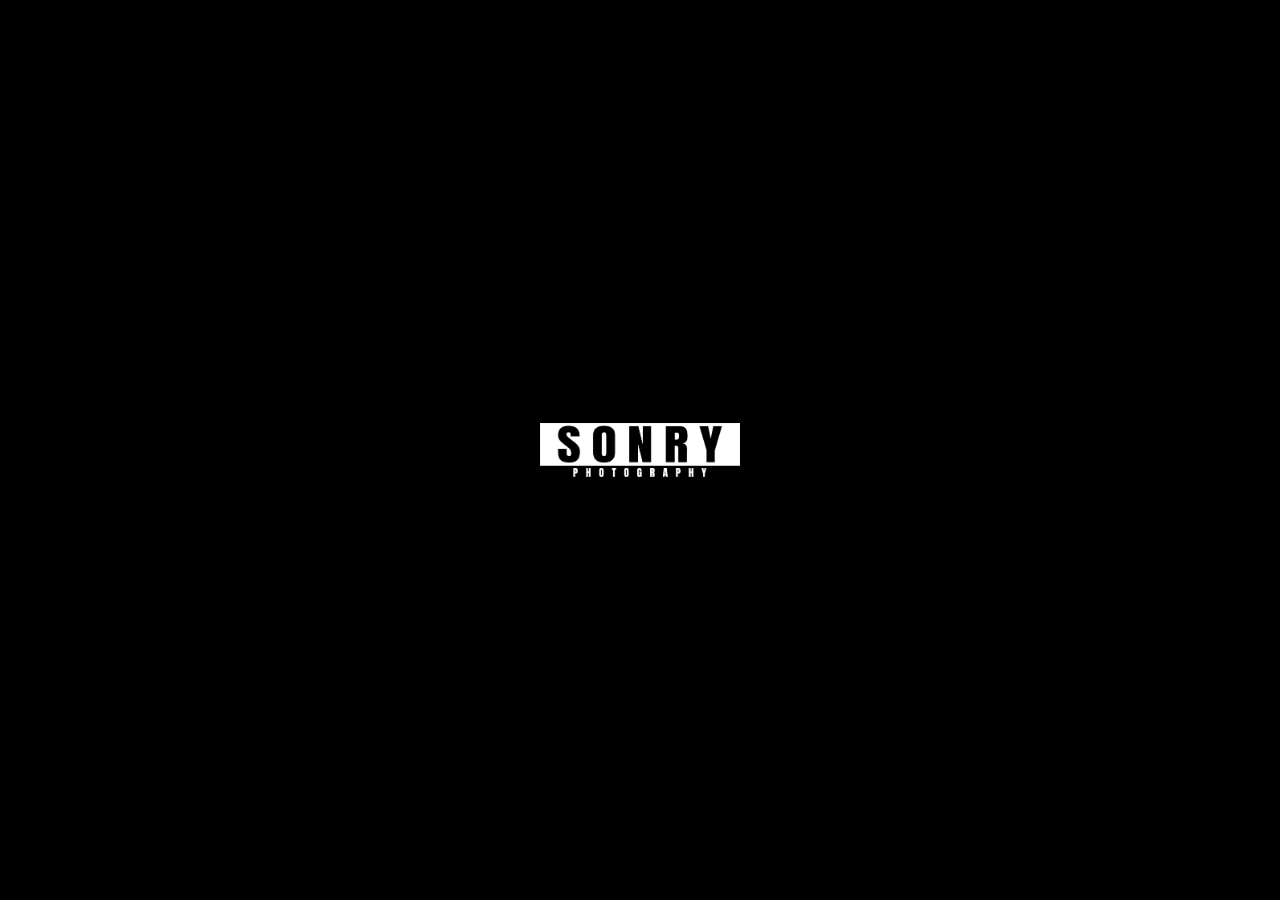
<file: index.html>
```html
<!DOCTYPE html>
<html lang="es">
<head>
    <meta charset="UTF-8">
    <meta name="viewport" content="width=device-width, initial-scale=1.0">
    <meta name="theme-color" content="#000000">
    <title>CajaControl</title>
    <meta http-equiv="refresh" content="0;url=modules/00-portada/index.html">
</head>
<body>
    <script>
        window.location.replace("modules/00-portada/index.html");
    </script>
</body>
</html>
```
</file>
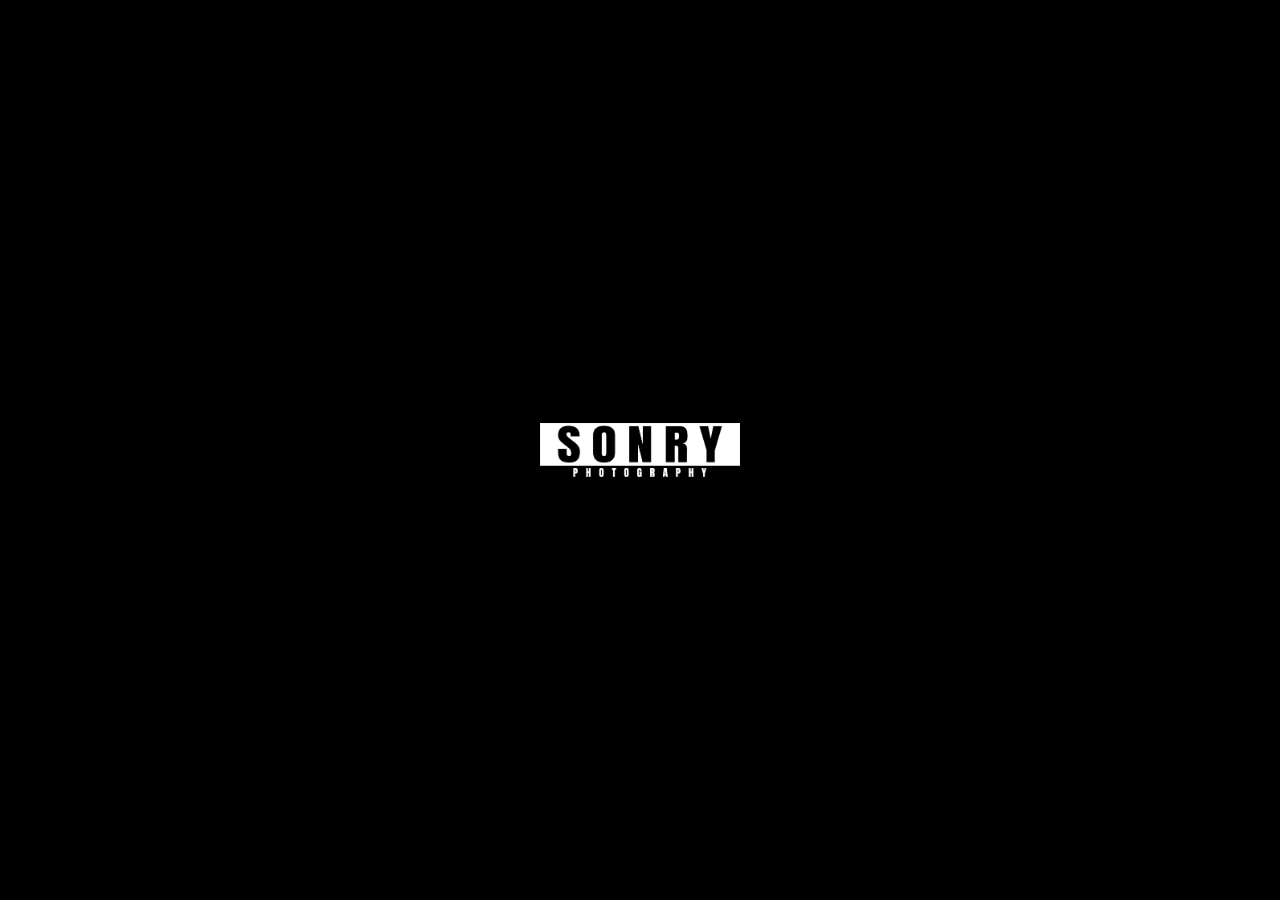
<file: modules/00-portada/index.html>
<!DOCTYPE html>
<html lang="es">
<head>
    <meta charset="UTF-8">
    <meta name="viewport" content="width=device-width, initial-scale=1.0">
    <title>CajaControl</title>
    <link rel="stylesheet" href="portada.css">
</head>
<body>
    <main class="splash-screen">
        <img
            src="logo.png"
            alt="Logo de CajaControl"
            class="splash-logo"
        >
    </main>

    <script src="portada.js"></script>
</body>
</html>
</file>
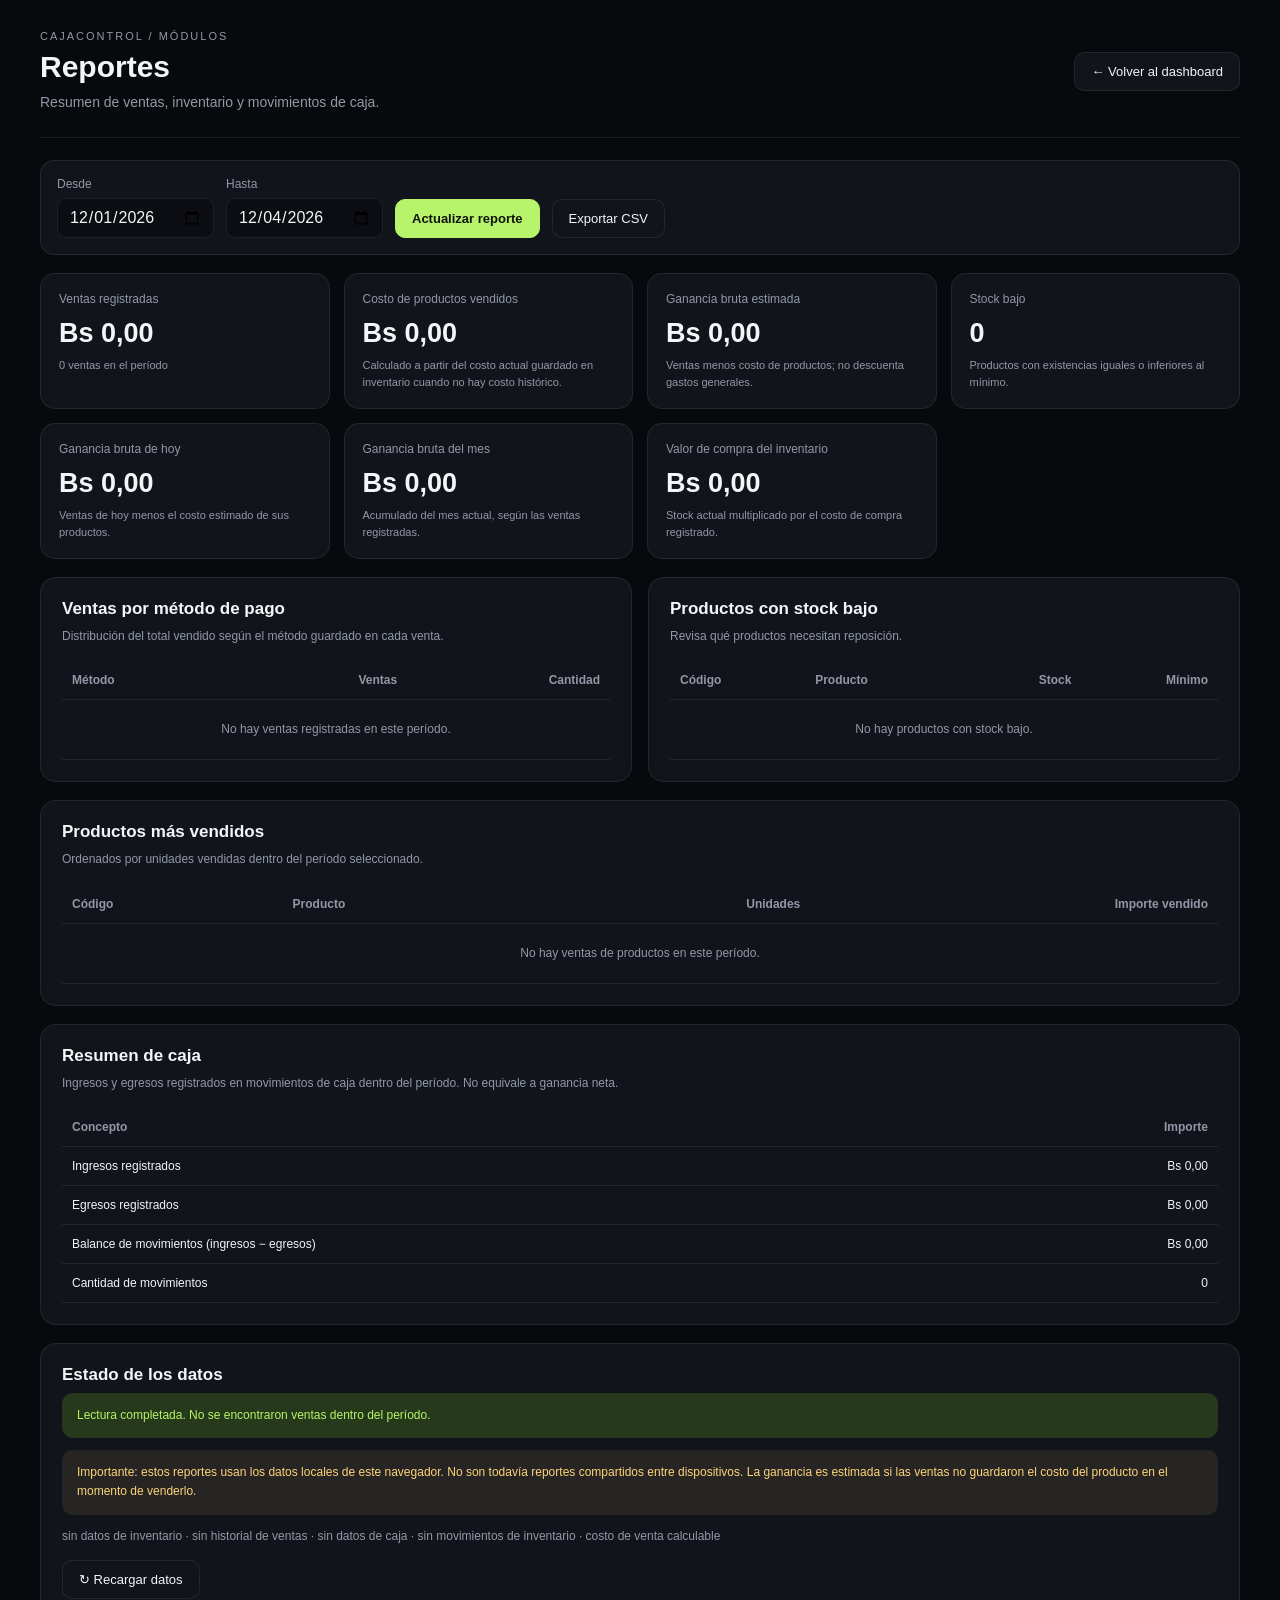
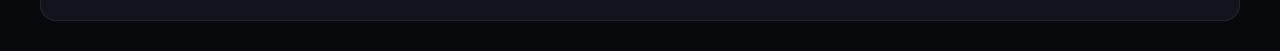
<file: modules/06-reportes/index.html>
<!DOCTYPE html>
<html lang="es">
<head>
    <meta charset="UTF-8">
    <meta name="viewport" content="width=device-width, initial-scale=1.0">
    <title>Reportes | CajaControl</title>
    <style>
        :root {
            --background: #08090c;
            --surface: #11141b;
            --surface-2: #171b24;
            --border: rgba(255,255,255,.08);
            --text: #f4f5f7;
            --muted: #9298a6;
            --accent: #b7f36b;
            --accent-dark: #26391b;
            --danger: #ff7b7b;
            --warning: #ffd479;
        }
        * { box-sizing: border-box; margin: 0; padding: 0; }
        body {
            min-height: 100vh; padding: 30px; background: var(--background);
            color: var(--text); font-family: -apple-system, BlinkMacSystemFont, "Segoe UI", sans-serif;
        }
        .container { max-width: 1200px; margin: auto; }
        header {
            display:flex; justify-content:space-between; align-items:center; gap:15px;
            flex-wrap:wrap; padding-bottom:24px; border-bottom:1px solid var(--border);
        }
        .eyebrow { color:var(--muted); font-size:11px; letter-spacing:2px; }
        h1 { margin-top:8px; font-size:30px; }
        .subtitle { margin-top:8px; color:var(--muted); font-size:14px; line-height:1.5; }
        .button, button {
            display:inline-flex; align-items:center; justify-content:center; gap:8px;
            padding:11px 16px; color:var(--text); background:var(--surface);
            border:1px solid var(--border); border-radius:10px; text-decoration:none;
            cursor:pointer; font:inherit; font-size:13px;
        }
        .button:hover, button:hover { border-color:rgba(183,243,107,.45); }
        button.primary { background:var(--accent); color:#10140c; border-color:var(--accent); font-weight:700; }
        button:disabled { opacity:.45; cursor:not-allowed; }
        .toolbar {
            display:flex; align-items:end; flex-wrap:wrap; gap:12px; margin-top:22px;
            padding:16px; background:var(--surface); border:1px solid var(--border); border-radius:14px;
        }
        .field { display:flex; flex-direction:column; gap:7px; min-width:150px; }
        .field label { color:var(--muted); font-size:12px; }
        input, select {
            width:100%; min-height:40px; padding:9px 11px; color:var(--text);
            background:#0b0d12; border:1px solid var(--border); border-radius:9px; font:inherit;
        }
        input:focus, select:focus { outline:1px solid var(--accent); border-color:var(--accent); }
        .cards {
            display:grid; grid-template-columns:repeat(4,minmax(0,1fr)); gap:14px; margin-top:18px;
        }
        .card {
            min-width:0; padding:18px; background:var(--surface);
            border:1px solid var(--border); border-radius:15px;
        }
        .card-label { color:var(--muted); font-size:12px; }
        .card-value { margin-top:12px; font-size:clamp(19px,2.5vw,27px); font-weight:700; overflow-wrap:anywhere; }
        .card-help { margin-top:8px; color:var(--muted); font-size:11px; line-height:1.5; }
        .positive { color:var(--accent); }
        .negative { color:var(--danger); }
        .warning { color:var(--warning); }
        .grid-two { display:grid; grid-template-columns:1fr 1fr; gap:16px; margin-top:18px; }
        .panel { min-width:0; padding:21px; background:var(--surface); border:1px solid var(--border); border-radius:16px; margin-top:18px; }
        .grid-two .panel { margin-top:0; }
        .panel h2 { font-size:17px; margin-bottom:8px; }
        .panel-description { color:var(--muted); font-size:12px; line-height:1.6; margin-bottom:15px; }
        .table-wrap { width:100%; overflow-x:auto; }
        table { width:100%; border-collapse:collapse; font-size:12px; white-space:nowrap; }
        th, td { padding:12px 10px; text-align:left; border-bottom:1px solid var(--border); }
        th { color:var(--muted); font-weight:600; }
        td.numeric, th.numeric { text-align:right; }
        .empty { padding:20px 10px; color:var(--muted); text-align:center; white-space:normal; line-height:1.6; }
        .notice { padding:13px 15px; background:var(--accent-dark); border-radius:11px; color:var(--accent); font-size:12px; line-height:1.6; }
        .notice.caution { margin-top:12px; background:rgba(255,212,121,.09); color:var(--warning); }
        .status { margin-top:12px; color:var(--muted); font-size:12px; line-height:1.6; }
        .footer-actions { display:flex; flex-wrap:wrap; gap:10px; margin-top:14px; }
        @media (max-width:900px) { .cards { grid-template-columns:repeat(2,minmax(0,1fr)); } }
        @media (max-width:700px) {
            body { padding:18px; } h1 { font-size:25px; }
            .grid-two { grid-template-columns:1fr; }
            .toolbar .field { flex:1 1 130px; }
            .toolbar button { flex:1 1 100%; }
        }
        @media (max-width:420px) { .cards { grid-template-columns:1fr 1fr; gap:9px; } .card { padding:13px; } .card-value { font-size:18px; } }
    </style>
</head>
<body>
<main class="container">
    <header>
        <div>
            <div class="eyebrow">CAJACONTROL / MÓDULOS</div>
            <h1>Reportes</h1>
            <p class="subtitle">Resumen de ventas, inventario y movimientos de caja.</p>
        </div>
        <a class="button" href="../02-dashboard/index.html">← Volver al dashboard</a>
    </header>

    <section class="toolbar" aria-label="Filtros de reportes">
        <div class="field">
            <label for="dateFrom">Desde</label>
            <input type="date" id="dateFrom">
        </div>
        <div class="field">
            <label for="dateTo">Hasta</label>
            <input type="date" id="dateTo">
        </div>
        <button class="primary" id="applyFilters" type="button">Actualizar reporte</button>
        <button id="exportCsv" type="button">Exportar CSV</button>
    </section>

    <section class="cards" aria-label="Indicadores principales">
        <article class="card">
            <div class="card-label">Ventas registradas</div>
            <div class="card-value" id="salesTotal">Bs 0,00</div>
            <div class="card-help" id="salesCount">0 ventas en el período</div>
        </article>
        <article class="card">
            <div class="card-label">Costo de productos vendidos</div>
            <div class="card-value" id="costTotal">Bs 0,00</div>
            <div class="card-help">Calculado a partir del costo actual guardado en inventario cuando no hay costo histórico.</div>
        </article>
        <article class="card">
            <div class="card-label">Ganancia bruta estimada</div>
            <div class="card-value" id="grossProfit">Bs 0,00</div>
            <div class="card-help">Ventas menos costo de productos; no descuenta gastos generales.</div>
        </article>
        <article class="card">
            <div class="card-label">Stock bajo</div>
            <div class="card-value" id="lowStockCount">0</div>
            <div class="card-help">Productos con existencias iguales o inferiores al mínimo.</div>
        </article>
        <article class="card">
            <div class="card-label">Ganancia bruta de hoy</div>
            <div class="card-value" id="todayProfit">Bs 0,00</div>
            <div class="card-help">Ventas de hoy menos el costo estimado de sus productos.</div>
        </article>
        <article class="card">
            <div class="card-label">Ganancia bruta del mes</div>
            <div class="card-value" id="monthProfit">Bs 0,00</div>
            <div class="card-help">Acumulado del mes actual, según las ventas registradas.</div>
        </article>
        <article class="card">
            <div class="card-label">Valor de compra del inventario</div>
            <div class="card-value" id="inventoryValue">Bs 0,00</div>
            <div class="card-help">Stock actual multiplicado por el costo de compra registrado.</div>
        </article>
    </section>

    <div class="grid-two">
        <section class="panel">
            <h2>Ventas por método de pago</h2>
            <p class="panel-description">Distribución del total vendido según el método guardado en cada venta.</p>
            <div class="table-wrap">
                <table>
                    <thead><tr><th>Método</th><th class="numeric">Ventas</th><th class="numeric">Cantidad</th></tr></thead>
                    <tbody id="paymentTable"><tr><td colspan="3" class="empty">Cargando…</td></tr></tbody>
                </table>
            </div>
        </section>
        <section class="panel">
            <h2>Productos con stock bajo</h2>
            <p class="panel-description">Revisa qué productos necesitan reposición.</p>
            <div class="table-wrap">
                <table>
                    <thead><tr><th>Código</th><th>Producto</th><th class="numeric">Stock</th><th class="numeric">Mínimo</th></tr></thead>
                    <tbody id="lowStockTable"><tr><td colspan="4" class="empty">Cargando…</td></tr></tbody>
                </table>
            </div>
        </section>
    </div>

    <section class="panel">
        <h2>Productos más vendidos</h2>
        <p class="panel-description">Ordenados por unidades vendidas dentro del período seleccionado.</p>
        <div class="table-wrap">
            <table>
                <thead><tr><th>Código</th><th>Producto</th><th class="numeric">Unidades</th><th class="numeric">Importe vendido</th></tr></thead>
                <tbody id="topProductsTable"><tr><td colspan="4" class="empty">Cargando…</td></tr></tbody>
            </table>
        </div>
    </section>

    <section class="panel">
        <h2>Resumen de caja</h2>
        <p class="panel-description">Ingresos y egresos registrados en movimientos de caja dentro del período. No equivale a ganancia neta.</p>
        <div class="table-wrap">
            <table>
                <thead><tr><th>Concepto</th><th class="numeric">Importe</th></tr></thead>
                <tbody id="cashTable"><tr><td colspan="2" class="empty">Cargando…</td></tr></tbody>
            </table>
        </div>
    </section>

    <section class="panel">
        <h2>Estado de los datos</h2>
        <div class="notice" id="dataNotice">Leyendo los datos guardados en este navegador…</div>
        <div class="notice caution">
            Importante: estos reportes usan los datos locales de este navegador. No son todavía reportes compartidos entre dispositivos. La ganancia es estimada si las ventas no guardaron el costo del producto en el momento de venderlo.
        </div>
        <p class="status" id="dataStatus"></p>
        <div class="footer-actions">
            <button type="button" id="refreshButton">↻ Recargar datos</button>
        </div>
    </section>
</main>

<script>
(() => {
    "use strict";

    const KEYS = {
        products: "cajacontrol_productos",
        sales: "cajacontrol_ventas",
        cash: "cajacontrol-caja-v1",
        movements: "cajacontrol_inventario_movimientos"
    };

    const $ = id => document.getElementById(id);
    let lastReportRows = [];

    function readJSON(key, fallback) {
        try {
            const raw = localStorage.getItem(key);
            if (raw === null) return { value: fallback, exists: false, error: false };
            return { value: JSON.parse(raw), exists: true, error: false };
        } catch (error) {
            return { value: fallback, exists: true, error: true };
        }
    }

    function asArray(value) {
        if (Array.isArray(value)) return value;
        if (value && Array.isArray(value.data)) return value.data;
        if (value && Array.isArray(value.items)) return value.items;
        return [];
    }

    function number(value) {
        const n = Number(value);
        return Number.isFinite(n) ? n : 0;
    }

    function money(value) {
        return new Intl.NumberFormat("es-BO", {
            style: "currency", currency: "BOB", minimumFractionDigits: 2, maximumFractionDigits: 2
        }).format(number(value));
    }

    function safeDate(value) {
        if (!value) return null;
        const d = new Date(value);
        return Number.isNaN(d.getTime()) ? null : d;
    }

    function dateKey(value) {
        const d = safeDate(value);
        if (!d) return "";
        const year = d.getFullYear();
        const month = String(d.getMonth() + 1).padStart(2, "0");
        const day = String(d.getDate()).padStart(2, "0");
        return `${year}-${month}-${day}`;
    }

    function escapeHTML(value) {
        return String(value ?? "").replace(/[&<>"']/g, char => ({
            "&": "&amp;", "<": "&lt;", ">": "&gt;", '"': "&quot;", "'": "&#39;"
        })[char]);
    }

    function getProductCost(product) {
        return number(product?.cost ?? product?.purchasePrice ?? product?.precioCompra ?? product?.precio_compra);
    }

    function getProductPrice(product) {
        return number(product?.price ?? product?.salePrice ?? product?.precioVenta ?? product?.precio_venta);
    }

    function getProductId(product) {
        return String(product?.id ?? product?.productId ?? "");
    }

    function getProductCode(product) {
        return String(product?.code ?? product?.codigo ?? "");
    }

    function getProductName(product) {
        return String(product?.name ?? product?.nombre ?? "Producto sin nombre");
    }

    function getSaleDate(sale) {
        return sale?.timestamp ?? sale?.date ?? sale?.createdAt ?? sale?.fecha ?? sale?.created_at ?? null;
    }

    function getSaleItems(sale) {
        if (Array.isArray(sale?.items)) return sale.items;
        if (Array.isArray(sale?.products)) return sale.products;
        if (sale?.product || sale?.productId || sale?.productName || sale?.name) return [sale];
        return [];
    }

    function getItemQty(item) {
        return number(item?.qty ?? item?.quantity ?? item?.cantidad ?? 1);
    }

    function getItemProductId(item) {
        return String(item?.productId ?? item?.product?.id ?? item?.idProducto ?? item?.id ?? "");
    }

    function findProductForItem(item, productById, products) {
        const id = getItemProductId(item);
        if (id && productById.has(id)) return productById.get(id);

        const code = getItemCode(item).trim().toLocaleLowerCase();
        if (code) {
            const byCode = products.find(product => getProductCode(product).trim().toLocaleLowerCase() === code);
            if (byCode) return byCode;
        }

        const name = getItemName(item).trim().toLocaleLowerCase();
        if (name) {
            const byName = products.find(product => getProductName(product).trim().toLocaleLowerCase() === name);
            if (byName) return byName;
        }
        return null;
    }

    function getItemName(item) {
        return String(item?.name ?? item?.productName ?? item?.product?.name ?? item?.nombre ?? "Producto");
    }

    function getItemCode(item) {
        return String(item?.code ?? item?.productCode ?? item?.product?.code ?? item?.codigo ?? "");
    }

    function getItemPrice(item) {
        return number(item?.price ?? item?.unitPrice ?? item?.precio ?? item?.salePrice ?? item?.precioVenta ?? item?.precio_venta);
    }

    function getSaleTotal(sale, items) {
        const explicit = sale?.total ?? sale?.amount ?? sale?.totalAmount ?? sale?.importe;
        if (explicit !== undefined && explicit !== null && explicit !== "") return number(explicit);
        return items.reduce((sum, item) => sum + getItemQty(item) * getItemPrice(item), 0);
    }

    function getPayment(sale) {
        const method = String(sale?.method ?? sale?.paymentMethod ?? sale?.metodoPago ?? sale?.metodo ?? "otro").toLowerCase();
        if (method.includes("efect")) return "Efectivo";
        if (method.includes("qr")) return "QR";
        return "Otro";
    }

    function getCurrentAndClosedCash(cashData) {
        const current = cashData?.current;
        const closures = Array.isArray(cashData?.closures) ? cashData.closures : [];
        const sessions = closures.map(closure => ({
            movements: Array.isArray(closure?.movements) ? closure.movements : [],
            openedAt: closure?.openedAt,
            closedAt: closure?.closedAt ?? closure?.date ?? closure?.closed_at
        }));
        if (current && Array.isArray(current.movements)) {
            sessions.push({ movements: current.movements, openedAt: current.openedAt, closedAt: null });
        }
        return sessions;
    }

    function inRange(value, from, to) {
        const key = dateKey(value);
        if (!key) return false;
        return (!from || key >= from) && (!to || key <= to);
    }

    function renderTable(tbodyId, rows, columns, emptyText) {
        const tbody = $(tbodyId);
        if (!rows.length) {
            tbody.innerHTML = `<tr><td class="empty" colspan="${columns.length}">${escapeHTML(emptyText)}</td></tr>`;
            return;
        }
        tbody.innerHTML = rows.map(row => `<tr>${columns.map(column => {
            const value = column.render ? column.render(row) : escapeHTML(row[column.key] ?? "");
            return `<td class="${column.numeric ? "numeric" : ""}">${value}</td>`;
        }).join("")}</tr>`).join("");
    }

    function calculateSalesProfit(sales, products, from, to) {
        const productById = new Map(products.map(product => [getProductId(product), product]));
        let revenue = 0;
        let cost = 0;
        let costKnown = true;
        let count = 0;

        sales.forEach((sale) => {
            const items = getSaleItems(sale);
            const date = getSaleDate(sale);
            if (!inRange(date, from, to)) return;

            count += 1;
            revenue += getSaleTotal(sale, items);
            if (!items.length) costKnown = false;

            items.forEach(item => {
                const qty = getItemQty(item);
                const product = findProductForItem(item, productById, products);
                const storedCost = item?.cost ?? item?.unitCost ?? item?.purchasePrice ??
                    item?.precioCompra ?? item?.precio_compra ?? item?.product?.cost;

                if (storedCost !== undefined && storedCost !== null && storedCost !== "") {
                    cost += number(storedCost) * qty;
                } else if (product && (
                    product.cost !== undefined || product.purchasePrice !== undefined ||
                    product.precioCompra !== undefined || product.precio_compra !== undefined
                )) {
                    // Fallback estimate using current inventory cost.
                    cost += getProductCost(product) * qty;
                } else {
                    costKnown = false;
                }
            });
        });

        return { revenue, cost, profit: revenue - cost, costKnown, count };
    }

    function buildReport() {
        const productsRead = readJSON(KEYS.products, []);
        const salesRead = readJSON(KEYS.sales, []);
        const cashRead = readJSON(KEYS.cash, { current: null, closures: [] });
        const movementsRead = readJSON(KEYS.movements, []);

        const products = asArray(productsRead.value);
        const sales = asArray(salesRead.value);
        const cashData = cashRead.value && typeof cashRead.value === "object" ? cashRead.value : { current: null, closures: [] };
        const inventoryMovements = asArray(movementsRead.value);

        const from = $("dateFrom").value;
        const to = $("dateTo").value;

        const productById = new Map(products.map(product => [getProductId(product), product]));
        const allSales = sales.map((sale, index) => {
            const items = getSaleItems(sale);
            return { sale, index, items, date: getSaleDate(sale), total: getSaleTotal(sale, items), payment: getPayment(sale) };
        }).filter(entry => inRange(entry.date, from, to));

        let totalSales = 0, totalCost = 0, costKnown = true;
        const paymentStats = {
            Efectivo: { total: 0, count: 0 },
            QR: { total: 0, count: 0 },
            Otro: { total: 0, count: 0 }
        };
        const topProducts = new Map();
        const csvRows = [];

        allSales.forEach(entry => {
            totalSales += entry.total;
            paymentStats[entry.payment].total += entry.total;
            paymentStats[entry.payment].count += 1;

            if (!entry.items.length) {
                costKnown = false;
            }

            entry.items.forEach(item => {
                const qty = getItemQty(item);
                const id = getItemProductId(item);
                const product = findProductForItem(item, productById, products);
                const storedCost = item?.cost ?? item?.unitCost ?? item?.purchasePrice ?? item?.precioCompra ?? item?.precio_compra ?? item?.product?.cost;

                // Prefer a historical cost saved on the sale item.
                // If absent, use the current inventory cost only as an estimate.
                if (storedCost !== undefined && storedCost !== null && storedCost !== "") {
                    totalCost += number(storedCost) * qty;
                } else if (product && (
                    product.cost !== undefined || product.purchasePrice !== undefined ||
                    product.precioCompra !== undefined || product.precio_compra !== undefined
                )) {
                    totalCost += getProductCost(product) * qty;
                } else {
                    costKnown = false;
                }

                const key = id || getItemCode(item) || getItemName(item);
                const current = topProducts.get(key) || {
                    id, code: getItemCode(item) || (product ? getProductCode(product) : ""),
                    name: getItemName(item) || (product ? getProductName(product) : "Producto"),
                    qty: 0, total: 0
                };
                current.qty += qty;
                current.total += qty * getItemPrice(item);
                topProducts.set(key, current);

                csvRows.push({
                    fecha: entry.date || "",
                    venta: entry.sale?.saleNumber ?? entry.sale?.number ?? entry.sale?.id ?? `Venta ${entry.index + 1}`,
                    codigo: getItemCode(item) || (product ? getProductCode(product) : ""),
                    producto: getItemName(item) || (product ? getProductName(product) : ""),
                    unidades: qty,
                    precioUnitario: getItemPrice(item),
                    importe: qty * getItemPrice(item),
                    metodoPago: entry.payment
                });
            });
        });

        $("salesTotal").textContent = money(totalSales);
        $("salesCount").textContent = `${allSales.length} venta${allSales.length === 1 ? "" : "s"} en el período`;
        $("costTotal").textContent = costKnown ? money(totalCost) : "No disponible";
        $("grossProfit").textContent = costKnown ? money(totalSales - totalCost) : "No disponible";
        const paymentRows = Object.entries(paymentStats)
            .map(([method, stats]) => ({ method, total: stats.total, count: stats.count }))
            .filter(row => row.count > 0)
            .map(row => ({ ...row, total: money(row.total) }));
        renderTable("paymentTable", paymentRows, [
            { key: "method" }, { key: "total", numeric: true }, { key: "count", numeric: true }
        ], "No hay ventas registradas en este período.");

        const lowStock = products.filter(product => {
            const stock = number(product.stock ?? product.existencia);
            const min = number(product.minStock ?? product.stockMinimo ?? product.stock_minimo);
            return min > 0 && stock <= min;
        }).sort((a, b) => number(a.stock ?? a.existencia) - number(b.stock ?? b.existencia));

        $("lowStockCount").textContent = String(lowStock.length);

        const now = new Date();
        const todayKey = dateKey(now);
        const monthStart = `${now.getFullYear()}-${String(now.getMonth() + 1).padStart(2, "0")}-01`;
        const todaySummary = calculateSalesProfit(sales, products, todayKey, todayKey);
        const monthSummary = calculateSalesProfit(sales, products, monthStart, todayKey);
        const inventoryValue = products.reduce((sum, product) =>
            sum + number(product.stock ?? product.existencia) * getProductCost(product), 0);

        $("todayProfit").textContent = todaySummary.costKnown ? money(todaySummary.profit) : "No disponible";
        $("monthProfit").textContent = monthSummary.costKnown ? money(monthSummary.profit) : "No disponible";
        $("inventoryValue").textContent = money(inventoryValue);

        renderTable("lowStockTable", lowStock.map(product => ({
            code: getProductCode(product) || "—",
            name: getProductName(product),
            stock: number(product.stock ?? product.existencia),
            min: number(product.minStock ?? product.stockMinimo ?? product.stock_minimo)
        })), [
            { key: "code" }, { key: "name" }, { key: "stock", numeric: true }, { key: "min", numeric: true }
        ], "No hay productos con stock bajo.");

        const topRows = [...topProducts.values()].sort((a, b) => b.qty - a.qty).slice(0, 10).map(row => ({
            ...row, total: money(row.total)
        }));
        renderTable("topProductsTable", topRows, [
            { key: "code" }, { key: "name" }, { key: "qty", numeric: true }, { key: "total", numeric: true }
        ], "No hay ventas de productos en este período.");

        let cashIncome = 0, cashExpenses = 0, cashMovementsCount = 0;
        getCurrentAndClosedCash(cashData).forEach(session => {
            (session.movements || []).forEach(movement => {
                if (!inRange(movement.date ?? movement.timestamp, from, to)) return;
                const amount = number(movement.amount);
                if (movement.type === "ingreso") cashIncome += amount;
                if (movement.type === "egreso") cashExpenses += amount;
                cashMovementsCount += 1;
            });
        });
        const cashRows = [
            { label: "Ingresos registrados", value: money(cashIncome) },
            { label: "Egresos registrados", value: money(cashExpenses) },
            { label: "Balance de movimientos (ingresos − egresos)", value: money(cashIncome - cashExpenses) },
            { label: "Cantidad de movimientos", value: String(cashMovementsCount) }
        ];
        renderTable("cashTable", cashRows, [
            { key: "label" }, { key: "value", numeric: true }
        ], "No hay movimientos de caja en este período.");

        lastReportRows = csvRows;
        const problems = [];
        if (productsRead.error) problems.push("No se pudo leer el inventario.");
        if (salesRead.error) problems.push("No se pudo leer el historial de ventas.");
        if (cashRead.error) problems.push("No se pudo leer la caja.");
        if (movementsRead.error) problems.push("No se pudieron leer los movimientos de inventario.");
        const present = [
            productsRead.exists ? "inventario disponible" : "sin datos de inventario",
            salesRead.exists ? "historial de ventas disponible" : "sin historial de ventas",
            cashRead.exists ? "caja disponible" : "sin datos de caja",
            movementsRead.exists ? "movimientos de inventario disponibles" : "sin movimientos de inventario"
        ];
        $("dataNotice").textContent = problems.length
            ? problems.join(" ")
            : "Lectura completada. " + (allSales.length ? "Se encontraron ventas dentro del período." : "No se encontraron ventas dentro del período.");
        $("dataStatus").textContent = present.join(" · ") + (costKnown ? " · costo de venta calculable" : " · faltan costos o no se pudieron relacionar algunos productos vendidos con el inventario");
    }

    function exportCSV() {
        if (!lastReportRows.length) {
            alert("No hay ventas de productos para exportar en el período seleccionado.");
            return;
        }
        const headers = ["fecha", "venta", "codigo", "producto", "unidades", "precioUnitario", "importe", "metodoPago"];
        const csv = [headers.join(";"), ...lastReportRows.map(row => headers.map(key => {
            const value = String(row[key] ?? "").replace(/"/g, '""');
            return `"${value}"`;
        }).join(";"))].join("\r\n");
        const blob = new Blob(["\uFEFF" + csv], { type: "text/csv;charset=utf-8;" });
        const url = URL.createObjectURL(blob);
        const a = document.createElement("a");
        a.href = url;
        a.download = "cajacontrol-reporte-ventas.csv";
        document.body.appendChild(a);
        a.click();
        a.remove();
        URL.revokeObjectURL(url);
    }

    function setDefaultDates() {
        const today = new Date();
        const start = new Date(today.getFullYear(), today.getMonth(), today.getDate());
        const firstDay = new Date(today.getFullYear(), today.getMonth(), 1);
        const toInput = date => `${date.getFullYear()}-${String(date.getMonth() + 1).padStart(2, "0")}-${String(date.getDate()).padStart(2, "0")}`;
        $("dateFrom").value = toInput(firstDay);
        $("dateTo").value = toInput(start);
    }

    $("applyFilters").addEventListener("click", buildReport);
    $("refreshButton").addEventListener("click", buildReport);
    $("exportCsv").addEventListener("click", exportCSV);
    setDefaultDates();
    buildReport();
})();
</script>
</body>
</html>
</file>
<file: modules/00-portada/portada.css>
/* =====================================
   CAJACONTROL — PORTADA DE INICIO
   ===================================== */

/* Reinicio general */

* {
    margin: 0;
    padding: 0;
    box-sizing: border-box;
}

/* Fondo de la página */

html,
body {
    width: 100%;
    height: 100%;
    background: #000;
}

body {
    overflow: hidden;
    font-family: -apple-system, BlinkMacSystemFont,
                 "Segoe UI", sans-serif;
}

/* =====================================
   PANTALLA DE PRESENTACIÓN
   ===================================== */

.splash-screen {
    position: fixed;
    inset: 0;
    z-index: 9999;

    display: flex;
    align-items: center;
    justify-content: center;

    background: #000;

    opacity: 1;
    visibility: visible;

    transition:
        opacity 800ms ease,
        visibility 800ms ease;
}

/* =====================================
   LOGOTIPO
   ===================================== */

.splash-logo {
    display: block;
    width: 200px;
    max-width: 90vw;
    max-height: 80vh;
    height: auto;
    object-fit: contain;
    opacity: 0;
    transform: scale(.92);
    animation: logo-appear 1200ms cubic-bezier(.22,1,.36,1) forwards;
}

/* =====================================
   SALIDA DE LA PORTADA
   ===================================== */

.splash-screen.is-leaving {
    opacity: 0;
    visibility: hidden;
    pointer-events: none;
}

/* =====================================
   ANIMACIÓN DE ENTRADA
   ===================================== */

@keyframes logo-appear {
    from {
        opacity: 0;
        transform: scale(0.92);
    }

    to {
        opacity: 1;
        transform: scale(1);
    }
}

/* =====================================
   ACCESIBILIDAD
   Respeta la preferencia de movimiento
   reducido del dispositivo
   ===================================== */

@media (prefers-reduced-motion: reduce) {
    .splash-logo {
        animation: none;
        opacity: 1;
        transform: none;
    }

    .splash-screen {
        transition: none;
    }
}
</file>
